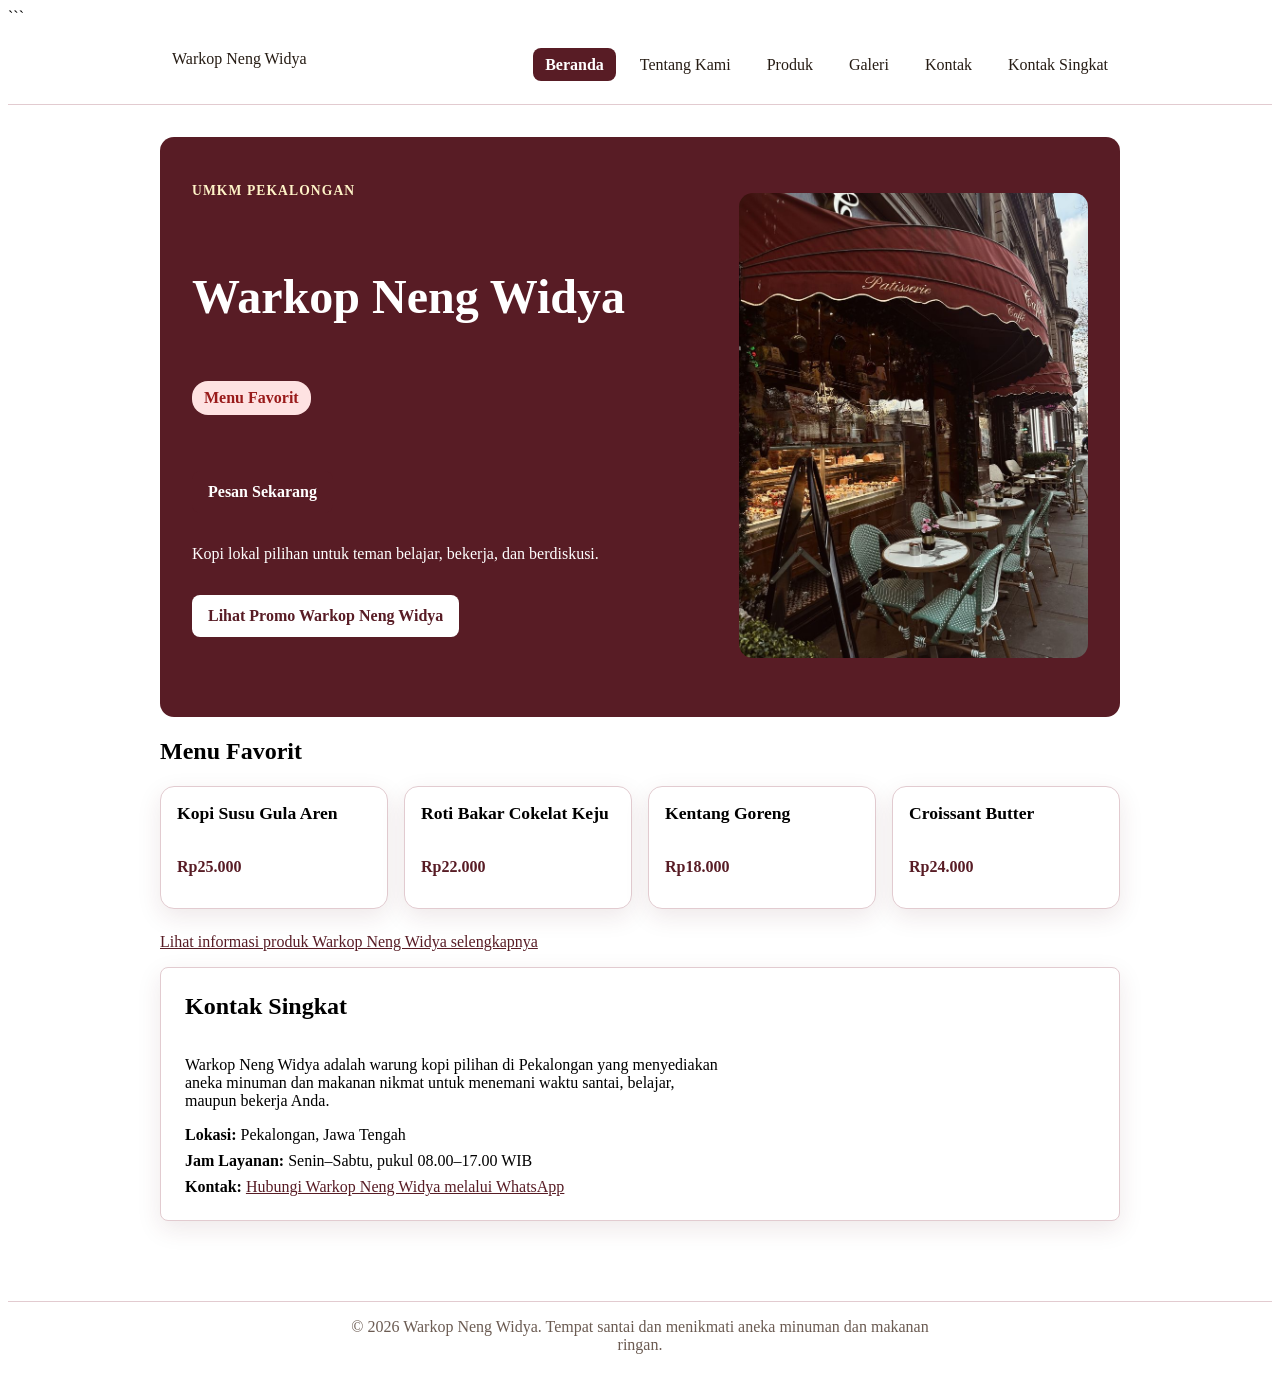
<file: index.html>
<!doctype html>
<html lang="id">
<head>
    <meta charset="utf-8">```
    <meta name="viewport" content="width=device-width, initial-scale=1">
    <title>Warkop Neng Widya - Website UMKM</title>
    <link rel="stylesheet" href="css/style.css">
    <script src="js/app.js" defer></script>
</head>
<link rel="shortcut icon" href="#">
<body>
    <a class="skip-link" href="#konten">Lewati ke konten utama</a>

    <header class="site-header">
        <nav class="nav" aria-label="Navigasi utama">
            <a class="brand" href="index.html">Warkop Neng Widya</a>
            <ul>
                <li><a aria-current="page" href="index.html">Beranda</a></li>
                <li><a href="tentang.html">Tentang Kami</a></li>
                <li><a href="produk.html">Produk</a></li>
                <li><a href="galeri.html">Galeri</a></li>
                <li><a href="kontak.html">Kontak</a></li>
                <li><a href="#kontak">Kontak Singkat</a></li>
            </ul>
        </nav>
    </header>

    <main id="konten" class="page">
    <section class="hero" id="beranda" aria-labelledby="hero-title">
        <div class="hero-content">
            <p class="eyebrow">UMKM Pekalongan</p>
            <h1 id="hero-title">Warkop Neng Widya</h1>
            <span class="badge-highlight">Menu Favorit</span>
            <a href="#" class="button button-accent">Pesan Sekarang</a>
            <p>Kopi lokal pilihan untuk teman belajar, bekerja, dan berdiskusi.</p>
            <button id="promoButton" type="button">
                Lihat Promo Warkop Neng Widya
            </button>
            <p id="promoMessage" aria-live="polite"></p>
        </div>
        <div>
            <img class="hero-image" src="assets/image/maroon.jpg" width="640" height="360" alt="Suasana Warkop Neng Widya">
        </div>
    </section>

       <section aria-labelledby="produk-title">
            <h2 id="produk-title">Menu Favorit</h2>
            
            <div class="product-grid" style="display: grid; gap: 1rem; grid-template-columns: repeat(auto-fit, minmax(200px, 1fr)); margin-bottom: 1.5rem;">
                <div class="product-card" style="margin: 0;">
                    <h3 style="margin-top: 0; font-size: 1.1rem;">Kopi Susu Gula Aren</h3>
                    <p class="price" style="font-weight: bold; color: #581c25;">Rp25.000</p>
                </div>
                <div class="product-card" style="margin: 0;">
                    <h3 style="margin-top: 0; font-size: 1.1rem;">Roti Bakar Cokelat Keju</h3>
                    <p class="price" style="font-weight: bold; color: #581c25;">Rp22.000</p>
                </div>
                <div class="product-card" style="margin: 0;">
                    <h3 style="margin-top: 0; font-size: 1.1rem;">Kentang Goreng</h3>
                    <p class="price" style="font-weight: bold; color: #581c25;">Rp18.000</p>
                </div>
                <div class="product-card" style="margin: 0;">
                    <h3 style="margin-top: 0; font-size: 1.1rem;">Croissant Butter</h3>
                    <p class="price" style="font-weight: bold; color: #581c25;">Rp24.000</p>
                </div>
            </div>

            <p><a href="produk.html">Lihat informasi produk Warkop Neng Widya selengkapnya</a></p>
        </section>

        <section id="kontak" aria-labelledby="kontak-title" class="product-card" style="background-color: var(--color-surface, #ffffff); padding: 1.5rem; border-radius: 8px;">
            <h2 id="kontak-title" style="margin-top: 0;">Kontak Singkat</h2>
            <p>
                Warkop Neng Widya adalah warung kopi pilihan di Pekalongan yang menyediakan aneka minuman dan makanan nikmat untuk menemani waktu santai, belajar, maupun bekerja Anda.
            </p>

            <ul style="list-style: none; padding: 0; margin: 0; display: flex; flex-direction: column; gap: 0.5rem;">
                <li><strong> Lokasi:</strong> Pekalongan, Jawa Tengah</li>
                <li><strong> Jam Layanan:</strong> Senin–Sabtu, pukul 08.00–17.00 WIB</li>
                <li>
                    <strong> Kontak:</strong> 
                    <a href="https://wa.me/6281234567890">Hubungi Warkop Neng Widya melalui WhatsApp</a>
                </li>
            </ul>
        </section>
    </main>

   <footer class="site-footer">
  <p style="text-align: center; margin: 0 auto; max-width: 600px;">
    © 2026 Warkop Neng Widya. Tempat santai dan menikmati aneka minuman dan makanan ringan.
  </p>
</footer>

    <script src="js/script.js"></script>
</body>
</html>
</file>
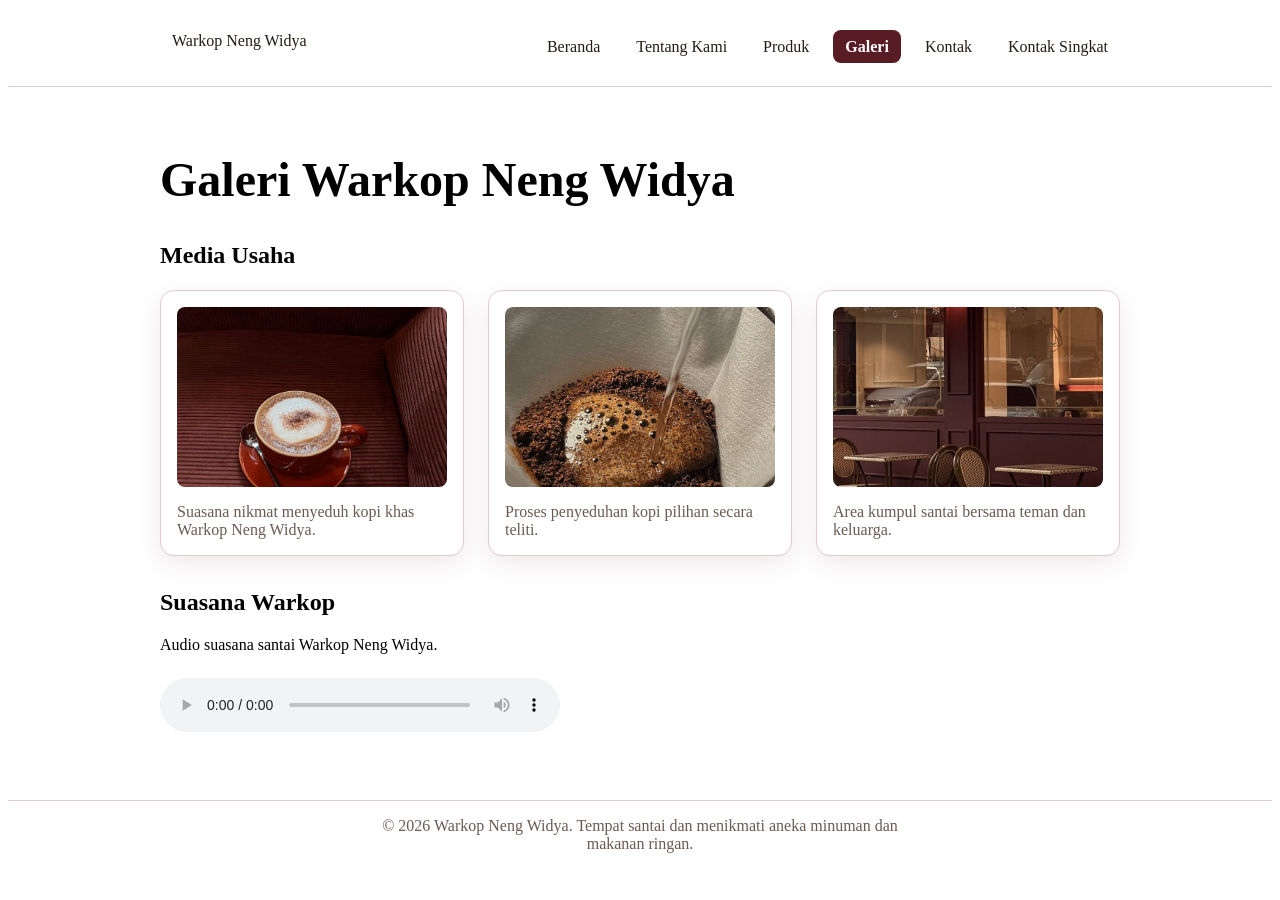
<file: galeri.html>
<!doctype html>
<html lang="id">
<head>
    <meta charset="utf-8">
    <meta name="viewport" content="width=device-width, initial-scale=1">
    <title>Galeri Warkop Neng Widya - Website UMKM</title>
    <link rel="stylesheet" href="css/style.css">
</head>
<body>
    <a class="skip-link" href="#konten">Lewati ke konten utama</a>

    <header class="site-header">
        <nav class="nav" aria-label="Navigasi utama">
            <a class="brand" href="index.html">Warkop Neng Widya</a>
            <ul>
                <li><a href="index.html">Beranda</a></li>
                <li><a href="tentang.html">Tentang Kami</a></li>
                <li><a href="produk.html">Produk</a></li>
                <li><a aria-current="page" href="galeri.html">Galeri</a></li>
                <li><a href="kontak.html">Kontak</a></li>
                <li><a href="index.html#kontak">Kontak Singkat</a></li>
            </ul>
        </nav>
    </header>

    <main id="konten" class="page">
        <h1>Galeri Warkop Neng Widya</h1>

        <section aria-labelledby="media-title">
            <h2 id="media-title">Media Usaha</h2>
            
            <!-- Menggunakan Grid agar foto-fotonya tersusun menyamping rapi -->
            <div class="gallery-grid" style="display: grid; grid-template-columns: repeat(auto-fit, minmax(280px, 1fr)); gap: 1.5rem; align-items: stretch;">
                
                <figure class="media-card" style="margin: 0; display: flex; flex-direction: column;">
                    <img src="assets/image/suasananikmat.jpg" width="640" height="360" loading="lazy" alt="Kopi Susu khas Warkop Neng Widya" style="width: 100%; height: 180px; object-fit: cover; border-radius: var(--radius-sm);">                    
                    <figcaption style="margin-top: 1rem; flex-grow: 1;">Suasana nikmat menyeduh kopi khas Warkop Neng Widya.</figcaption>
                </figure>

                <figure class="media-card" style="margin: 0; display: flex; flex-direction: column;">
                    <img src="assets/image/prosesseduh1.jpg" width="640" height="360" loading="lazy" alt="Proses Seduh Kopi" style="width: 100%; height: 180px; object-fit: cover; border-radius: var(--radius-sm);">                    
                    <figcaption style="margin-top: 1rem; flex-grow: 1;">Proses penyeduhan kopi pilihan secara teliti.</figcaption>
                </figure>

                <figure class="media-card" style="margin: 0; display: flex; flex-direction: column;">
                    <img src="assets/image/areaduduk.jpg" width="640" height="360" loading="lazy" alt="Suasana Warkop Neng Widya" style="width: 100%; height: 180px; object-fit: cover; border-radius: var(--radius-sm);">                    
                    <figcaption style="margin-top: 1rem; flex-grow: 1;">Area kumpul santai bersama teman dan keluarga.</figcaption>
                </figure>

            </div>
        </section>

        <section aria-labelledby="audio-title" style="margin-top: 2rem;">
            <h2 id="audio-title">Suasana Warkop</h2>
            <p id="audio-note">Audio suasana santai Warkop Neng Widya.</p>
            <audio controls aria-describedby="audio-note" src="https://cdn.pixabay.com/download/audio/2022/05/27/audio_1808fbf07a.mp3?filename=lofi-study-112191.mp3" style="width: 100%; max-width: 400px; margin-top: 0.5rem;">
                Browser Anda tidak mendukung pemutar audio.
            </audio>
        </section>
    </main>

    <footer class="site-footer">
        <p>&copy; 2026 Warkop Neng Widya. Tempat santai dan menikmati aneka minuman dan makanan ringan.</p>
    </footer>
</body>
</html>
</file>
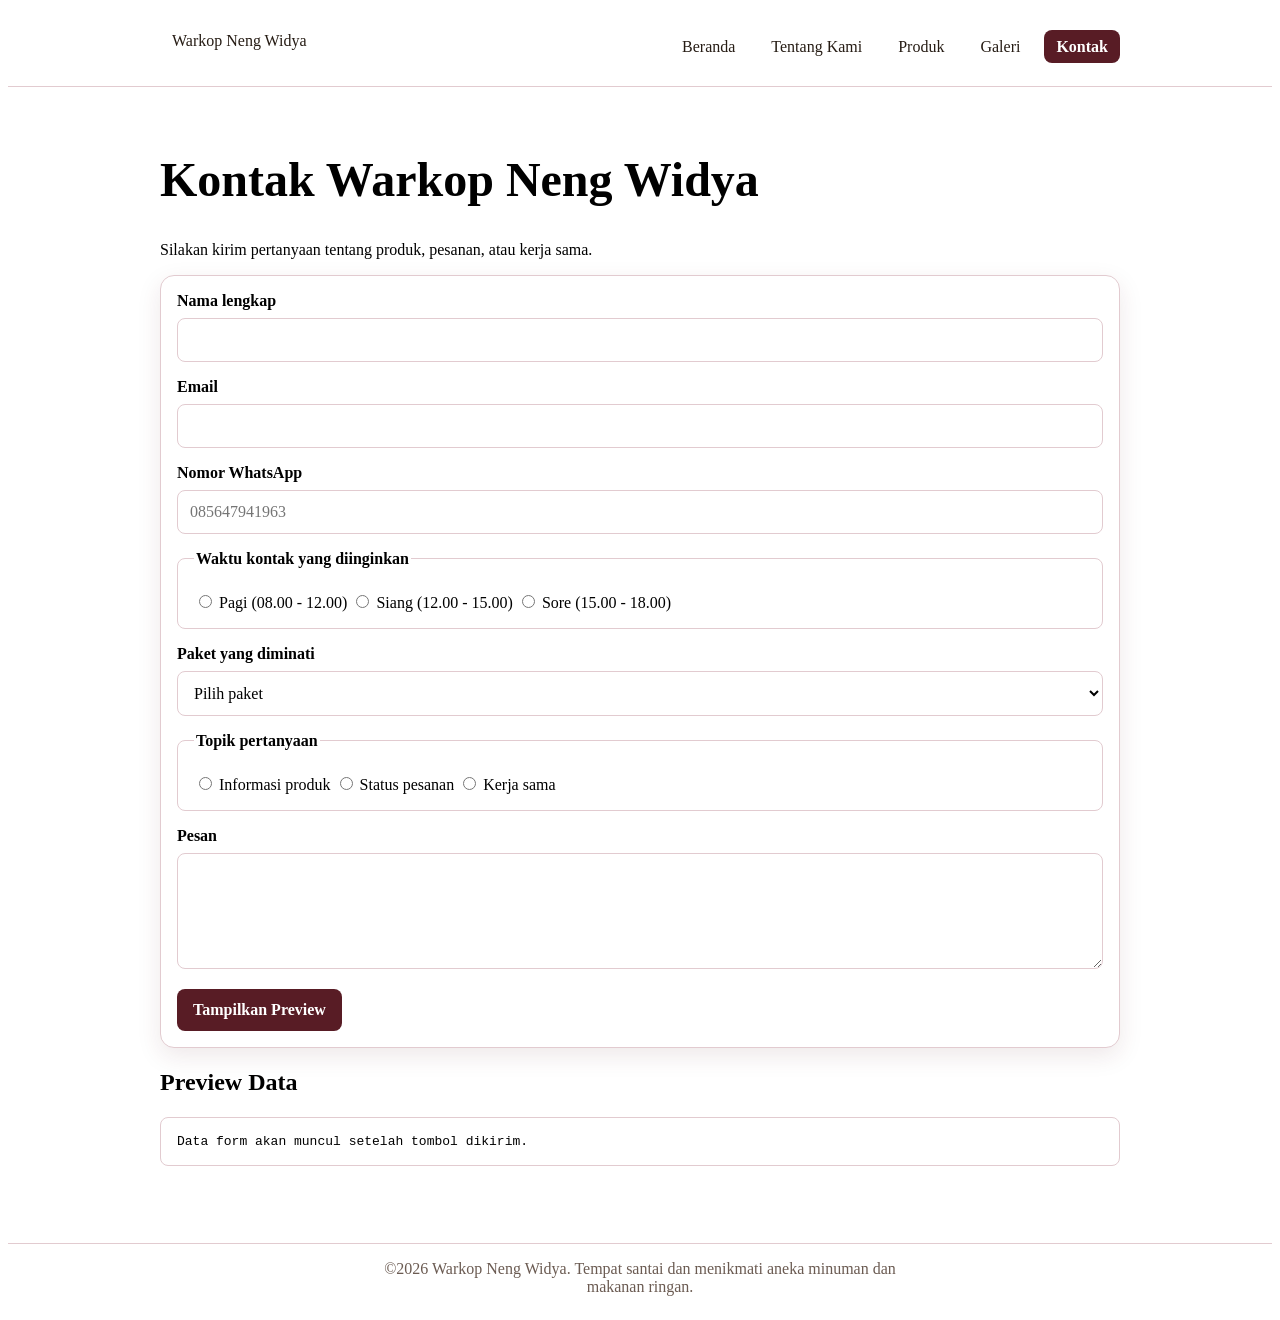
<file: kontak.html>
<!doctype html>
<html lang="id">
  <head>
    <meta charset="utf-8" />
    <meta name="viewport" content="width=device-width, initial-scale=1" />
    <title>Kontak Warkop Neng Widya - Website UMKM</title>
    <link rel="stylesheet" href="css/style.css" />
    <script src="js/form.js" defer></script>
  </head>
  <body>
    <a class="skip-link" href="#konten">Lewati ke konten utama</a>
    <header class="site-header">
      <nav class="nav" aria-label="Navigasi utama">
        <a class="brand" href="index.html">Warkop Neng Widya</a>
        <ul>
          <li><a href="index.html">Beranda</a></li>
          <li><a href="tentang.html">Tentang Kami</a></li>
          <li><a href="produk.html">Produk</a></li>
          <li><a href="galeri.html">Galeri</a></li>
          <li><a aria-current="page" href="kontak.html">Kontak</a></li>
        </ul>
      </nav>
    </header>
    <main id="konten" class="page">
      <h1>Kontak Warkop Neng Widya</h1>
      <p>Silakan kirim pertanyaan tentang produk, pesanan, atau kerja sama.</p>

      <form id="form-kontak" action="#" method="post">
  <div class="field">
    <label for="nama">Nama lengkap</label>
    <input id="nama" name="nama" type="text" autocomplete="name" required minlength="3" />
  </div>

  <div class="field">
    <label for="email">Email</label>
    <input id="email" name="email" type="email" autocomplete="email" required />
  </div>

  <div class="field">
          <label for="wa">Nomor WhatsApp</label>
          <input id="wa" name="wa" type="tel" autocomplete="tel" placeholder="085647941963" required />
        </div>

        <fieldset>
          <legend>Waktu kontak yang diinginkan</legend>
          <label><input type="radio" name="waktu_kontak" value="pagi" required /> Pagi (08.00 - 12.00)</label>
          <label><input type="radio" name="waktu_kontak" value="siang" /> Siang (12.00 - 15.00)</label>
          <label><input type="radio" name="waktu_kontak" value="sore" /> Sore (15.00 - 18.00)</label>
        </fieldset>

  <div class="field">
  <label for="paket">Paket yang diminati</label>
  <select id="paket" name="paket" required>
    <option value="">Pilih paket</option>
    <option value="rumahan">Paket rumahan</option>
    <option value="kantor">Paket kantor</option>
    <option value="reseller">Paket reseller</option>
  </select>
</div>

<fieldset>
  <legend>Topik pertanyaan</legend>
  <label><input type="radio" name="topik" value="produk" required /> Informasi produk</label>
  <label><input type="radio" name="topik" value="pesanan" /> Status pesanan</label>
  <label><input type="radio" name="topik" value="kerja-sama" /> Kerja sama</label>
</fieldset>

<div class="field">
  <label for="pesan">Pesan</label>
  <textarea id="pesan" name="pesan" rows="5" required minlength="10"></textarea>
</div>

<button type="submit">Tampilkan Preview</button>
</form>

<section aria-labelledby="preview-title">
  <h2 id="preview-title">Preview Data</h2>
  <pre id="preview-form" aria-live="polite">Data form akan muncul setelah tombol dikirim.</pre>
</section>
    </main>
    <footer class="site-footer">
      <p>&copy;2026 Warkop Neng Widya. Tempat santai dan menikmati aneka minuman dan makanan ringan.</p>
    </footer>
  </body>
</html>
</file>
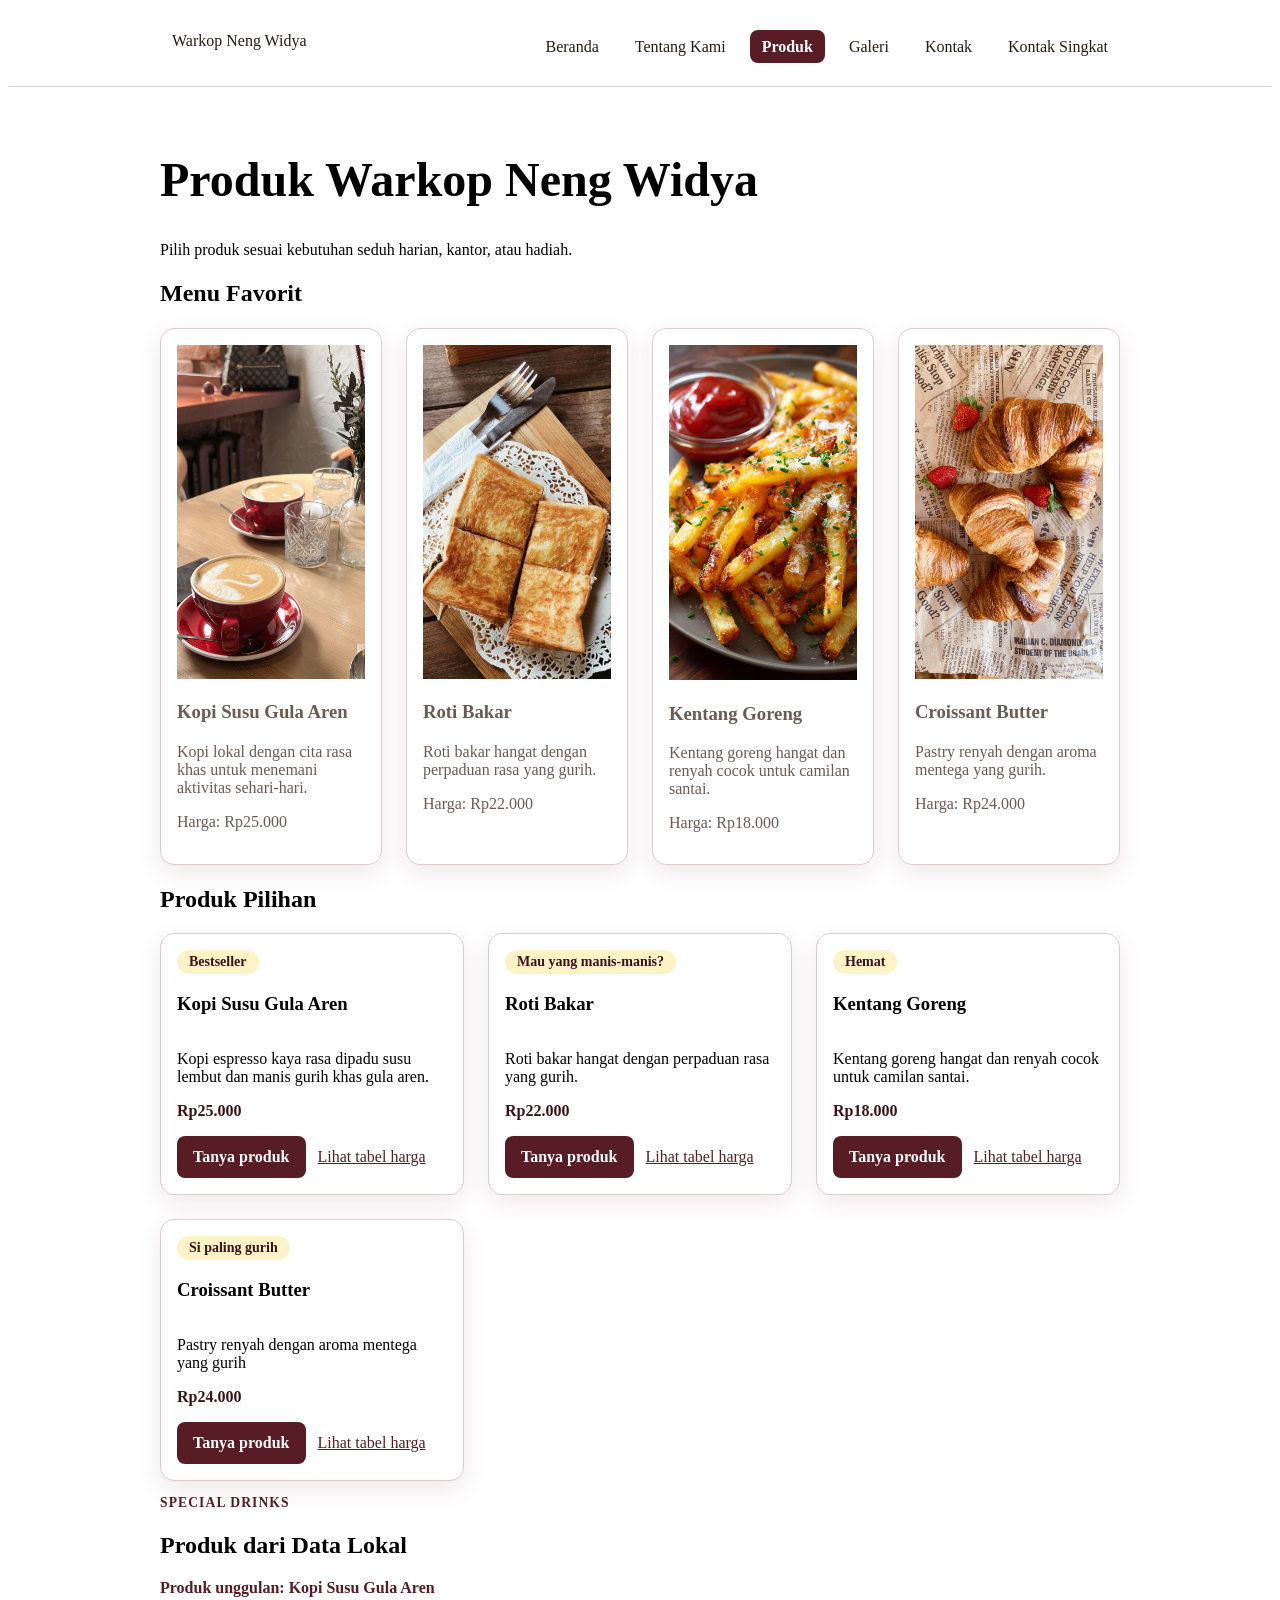
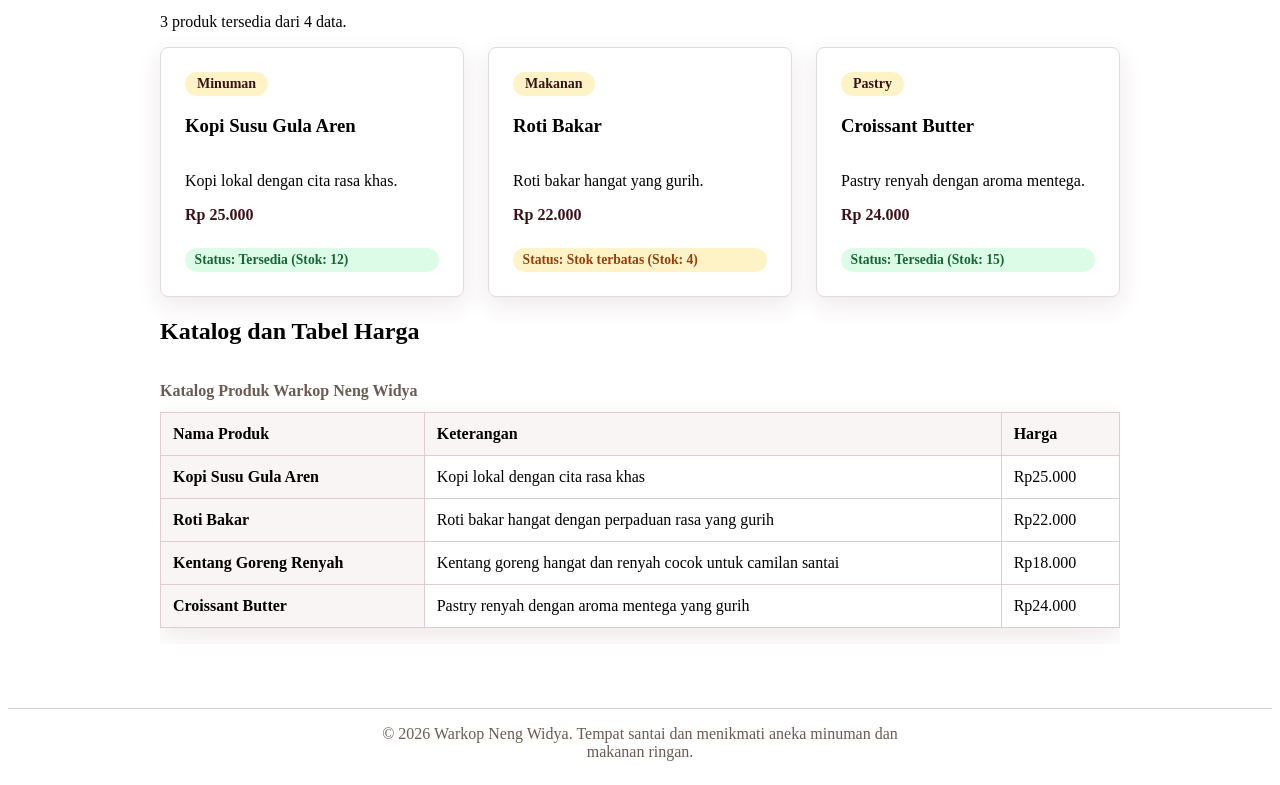
<file: produk.html>
<!doctype html>
<html lang="id">
<head>
    <meta charset="utf-8">
    <meta name="viewport" content="width=device-width, initial-scale=1">
    <title>Produk Warkop Neng Widya - Website UMKM</title>
    <link rel="stylesheet" href="css/style.css">
</head>
<body>
    <a class="skip-link" href="#konten">Lewati ke konten utama</a>

    <header class="site-header">
        <nav class="nav" aria-label="Navigasi utama">
            <a class="brand" href="index.html">Warkop Neng Widya</a>
            <ul>
                <li><a href="index.html">Beranda</a></li>
                <li><a href="tentang.html">Tentang Kami</a></li>
                <li><a aria-current="page" href="produk.html">Produk</a></li>
                <li><a href="galeri.html">Galeri</a></li>
                <li><a href="kontak.html">Kontak</a></li> 
                <li><a href="index.html#kontak">Kontak Singkat</a></li>
            </ul>
        </nav>
    </header>

    <main id="konten" class="page">
        <h1>Produk Warkop Neng Widya</h1>
        <p>Pilih produk sesuai kebutuhan seduh harian, kantor, atau hadiah.</p>

        <section aria-labelledby="menu-favorit">
            <h2 id="menu-favorit">Menu Favorit</h2>
                <div class="gallery-list" style="display: grid; grid-template-columns: repeat(auto-fit, minmax(220px, 1fr)); gap: 1.5rem; align-items: stretch;">

                    <figure class="media-card" style="margin: 0;">
                        <img src="assets/image/kopsu.jpg" alt="Kopi Susu Gula Aren" width="250" loading="lazy">
                        <figcaption>
                            <h3>Kopi Susu Gula Aren</h3>
                            <p>Kopi lokal dengan cita rasa khas untuk menemani aktivitas sehari-hari.</p>
                            <p>Harga: Rp25.000</p>
                        </figcaption>
                    </figure>
                    
                    <figure class="media-card" style="margin: 0;">
                        <img src="assets/image/rotibakar1.jpg" alt="Roti Bakar" width="250" loading="lazy">
                        <figcaption>
                            <h3>Roti Bakar</h3>
                            <p>Roti bakar hangat dengan perpaduan rasa yang gurih.</p>
                            <p>Harga: Rp22.000</p>
                        </figcaption>
                    </figure>
                    
                    <figure class="media-card" style="margin: 0;">
                        <img src="assets/image/kentangoreng1.jpg" alt="Kentang Goreng" width="250" loading="lazy">
                        <figcaption>
                            <h3>Kentang Goreng</h3>
                            <p>Kentang goreng hangat dan renyah cocok untuk camilan santai.</p>
                            <p>Harga: Rp18.000</p>
                        </figcaption>
                    </figure>
                    
                    <figure class="media-card" style="margin: 0;">
                        <img src="assets/image/croissant.jpg" alt="Croissant Butter" width="250" loading="lazy">
                        <figcaption>
                            <h3>Croissant Butter</h3>
                            <p>Pastry renyah dengan aroma mentega yang gurih.</p>
                            <p>Harga: Rp24.000</p>
                        </figcaption>
                    </figure>
                </div>
        </section>
        
        <section aria-labelledby="produk-pilihan-title">
            <h2 id="produk-pilihan-title">Produk Pilihan</h2>
            <div class="product-grid" style="display: grid; grid-template-columns: repeat(auto-fit, minmax(240px, 1fr)); gap: 1.5rem; align-items: stretch;">

                <article class="product-card" style="margin: 0; display: flex; flex-direction: column;">
                    <span class="product-badge">Bestseller</span>
                    <h3>Kopi Susu Gula Aren</h3>
                    <p>Kopi espresso kaya rasa dipadu susu lembut dan manis gurih khas gula aren.</p>
                    <p class="price" style="margin-top: auto;">Rp25.000</p>
                    <div class="card-actions">
                        <a class="button" href="kontak.html">Tanya produk</a>
                        <a href="#harga-title">Lihat tabel harga</a>
                    </div>
                </article>
                
                <article class="product-card" style="margin: 0; display: flex; flex-direction: column;">
                    <span class="product-badge">Mau yang manis-manis?</span>
                    <h3>Roti Bakar</h3>
                    <p>Roti bakar hangat dengan perpaduan rasa yang gurih.</p>
                    <p class="price" style="margin-top: auto;">Rp22.000</p>
                    <div class="card-actions">
                        <a class="button" href="kontak.html">Tanya produk</a>
                        <a href="#harga-title">Lihat tabel harga</a>
                    </div>
                </article>

                <article class="product-card" style="margin: 0; display: flex; flex-direction: column;">
                    <span class="product-badge">Hemat</span>
                    <h3>Kentang Goreng</h3>
                    <p>Kentang goreng hangat dan renyah cocok untuk camilan santai.</p>
                    <p class="price" style="margin-top: auto;">Rp18.000</p>
                    <div class="card-actions">
                        <a class="button" href="kontak.html">Tanya produk</a>
                        <a href="#harga-title">Lihat tabel harga</a>
                    </div>
                </article>

                <article class="product-card" style="margin: 0; display: flex; flex-direction: column;">
                    <span class="product-badge">Si paling gurih</span>
                    <h3>Croissant Butter</h3>
                    <p>Pastry renyah dengan aroma mentega yang gurih</p>
                    <p class="price" style="margin-top: auto;">Rp24.000</p>
                    <div class="card-actions">
                        <a class="button" href="kontak.html">Tanya produk</a>
                        <a href="#harga-title">Lihat tabel harga</a>
                    </div>
                </article>
            </div>
        </section>

        <section class="section" aria-labelledby="produk-dinamis-title">
            <div class="section-header">
                <p class="eyebrow">Special Drinks</p>
                <h2 id="produk-dinamis-title">Produk dari Data Lokal</h2>
                <p id="produk-unggulan">Produk unggulan akan ditentukan melalui JavaScript.</p>
                <p id="produk-ringkasan">Data produk akan dimuat melalui JavaScript.</p>
            </div>
            <div id="produk-dinamis" class="js-product-grid"></div>
        </section>

        <section aria-labelledby="katalog-tabel">
            <h2 id="katalog-tabel">Katalog dan Tabel Harga</h2>
            <div class="table-scroll" role="region" aria-labelledby="harga-title" tabindex="0">
                <table id="harga-title">
                    <caption id="daftar-harga-caption">Katalog Produk Warkop Neng Widya</caption>
                    <thead>
                        <tr>
                            <th scope="col">Nama Produk</th>
                            <th scope="col">Keterangan</th>
                            <th scope="col">Harga</th>
                        </tr>
                    </thead>
                    <tbody>
                        <tr>
                            <th scope="row">Kopi Susu Gula Aren</th>
                            <td>Kopi lokal dengan cita rasa khas</td>
                            <td>Rp25.000</td>
                        </tr>
                        <tr>
                            <th scope="row">Roti Bakar</th>
                            <td>Roti bakar hangat dengan perpaduan rasa yang gurih</td>
                            <td>Rp22.000</td>
                        </tr>
                        <tr>
                            <th scope="row">Kentang Goreng Renyah</th>
                            <td>Kentang goreng hangat dan renyah cocok untuk camilan santai</td>
                            <td>Rp18.000</td>
                        </tr>
                        <tr>
                            <th scope="row">Croissant Butter</th>
                            <td>Pastry renyah dengan aroma mentega yang gurih</td>
                            <td>Rp24.000</td>
                        </tr>
                    </tbody>
                </table>
            </div>
        </section>
    </main>

    <footer class="site-footer">
        <p>&copy; 2026 Warkop Neng Widya. Tempat santai dan menikmati aneka minuman dan makanan ringan.</p>
    </footer>

    <script src="js/app.js" defer></script>
</body>
</html>
</file>
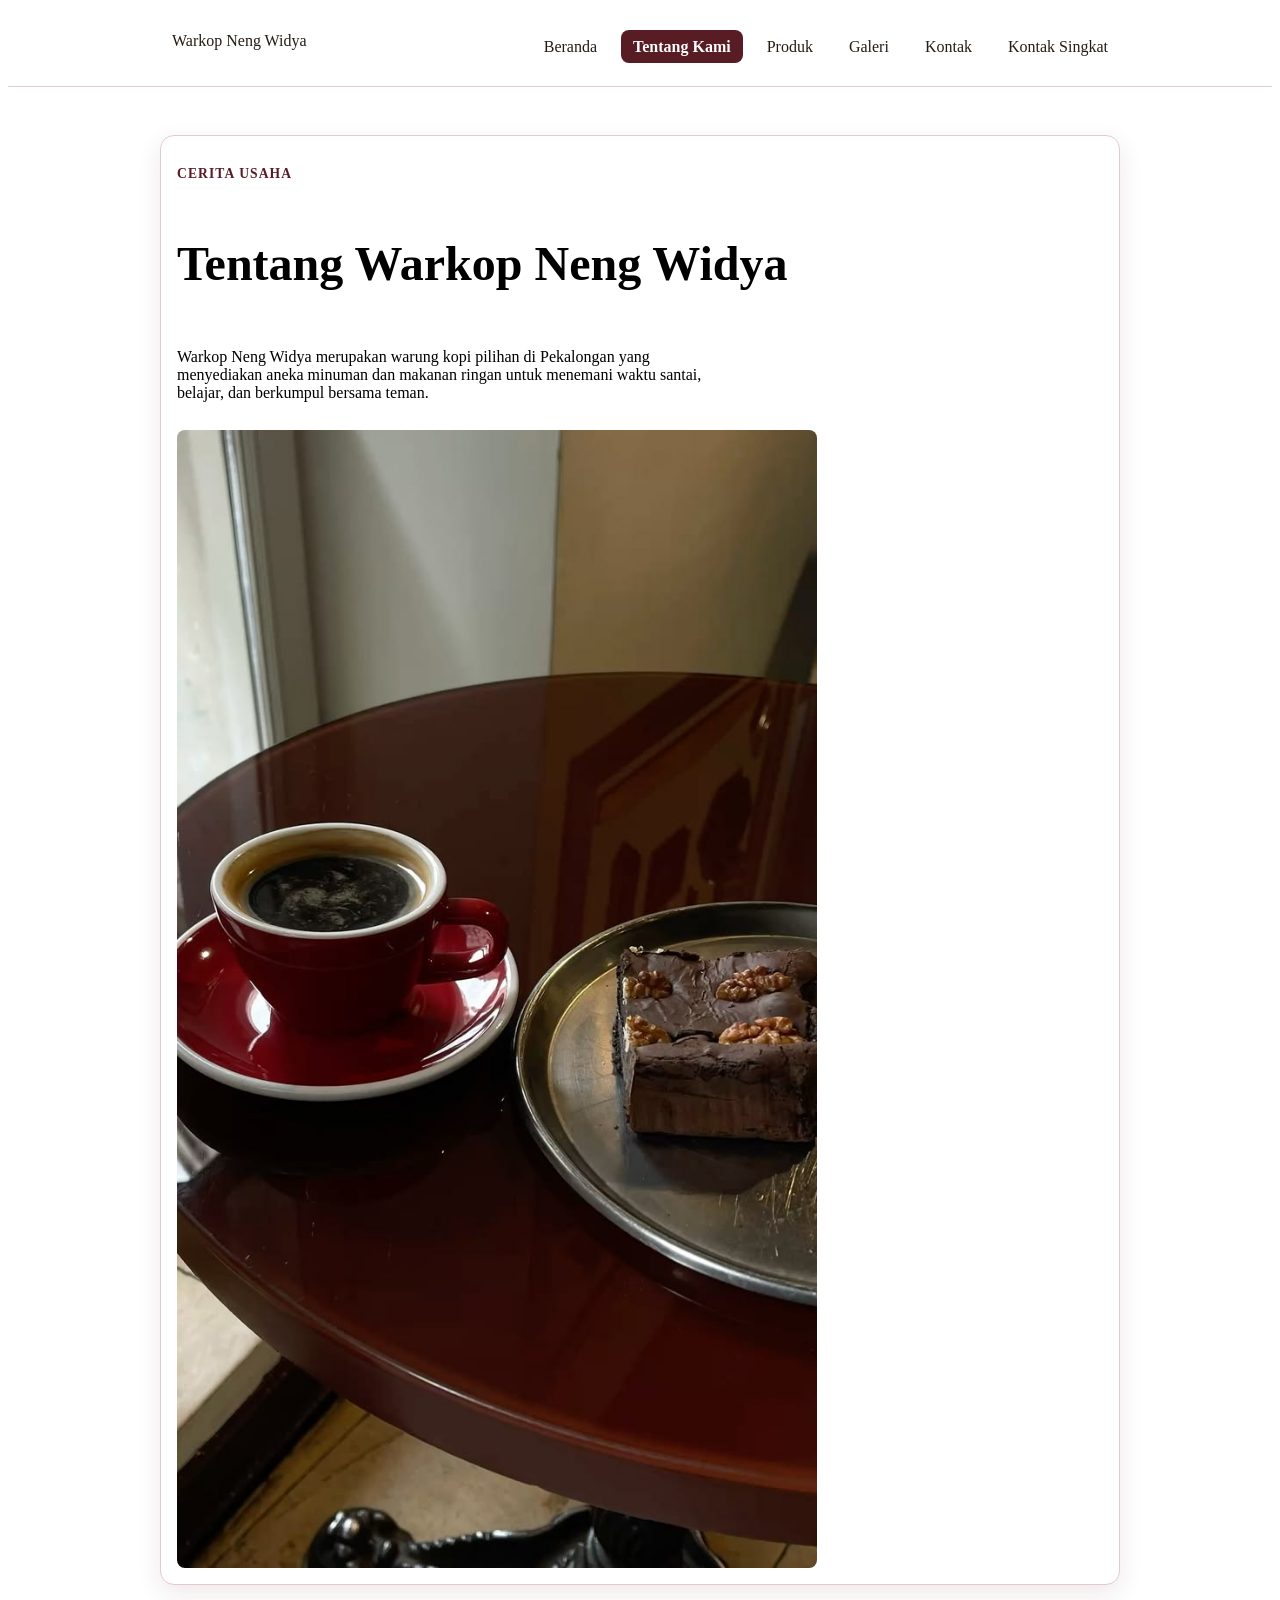
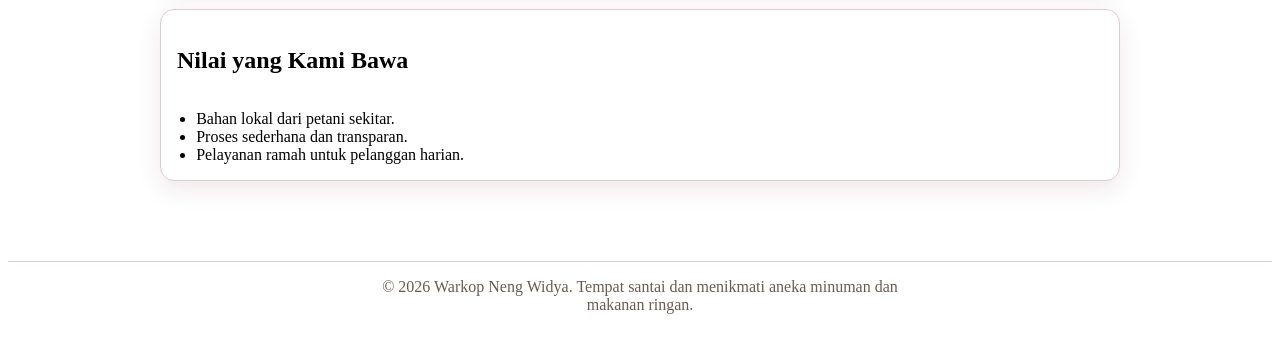
<file: tentang.html>
<!doctype html>
<html lang="id">
<head>
    <meta charset="utf-8">
    <meta name="viewport" content="width=device-width, initial-scale=1">
    <title>Tentang Warkop Neng Widya - Website UMKM</title>
    <link rel="stylesheet" href="css/style.css">
</head>
<body>
    <a class="skip-link" href="#konten">Lewati ke konten utama</a>

    <header class="site-header">
        <nav class="nav" aria-label="Navigasi utama">
           <a class="brand" href="index.html">Warkop Neng Widya</a>
            <ul>
                <li><a href="index.html">Beranda</a></li>
                <li><a aria-current="page" href="tentang.html">Tentang Kami</a></li>
                <li><a href="produk.html">Produk</a></li>
                <li><a href="galeri.html">Galeri</a></li>
                <li><a href="kontak.html">Kontak</a></li> 
                <li><a href="index.html#kontak">Kontak Singkat</a></li>
            </ul>
        </nav>
    </header>

    <main id="konten" class="page">
        <section aria-labelledby="tentang-title" class="product-card" style="margin-bottom: var(--space-4);">
            <p class="eyebrow">Cerita Usaha</p>
            <h1 id="tentang-title">Tentang Warkop Neng Widya</h1>
            <p>Warkop Neng Widya merupakan warung kopi pilihan di Pekalongan yang menyediakan aneka minuman dan makanan ringan untuk menemani waktu santai, belajar, dan berkumpul bersama teman.</p>
            <img src="assets/image/tentangkami1.jpg" width="640" height="360" loading="lazy"
            alt="Suasana dan produk Warkop Neng Widya" style="border-radius: var(--radius-sm); margin-top: var(--space-2);">                
        </section>

        <section aria-labelledby="nilai-title" class="product-card">
            <h2 id="nilai-title">Nilai yang Kami Bawa</h2>
            <ul style="padding-left: 1.2rem; margin-bottom: 0;">
                <li>Bahan lokal dari petani sekitar.</li>
                <li>Proses sederhana dan transparan.</li>
                <li>Pelayanan ramah untuk pelanggan harian.</li>
            </ul>
        </section>
    </main>

    <footer class="site-footer">
        <p>&copy; 2026 Warkop Neng Widya. Tempat santai dan menikmati aneka minuman dan makanan ringan.</p>
    </footer>
</body>
</html>
</file>
<file: css/style.css>
:root {
  --color-primary: #581c25;        
  --color-primary-strong: #3b1218; 
  --color-text: #261c14;           
  --color-muted: #6b5b52;          
  --color-surface: #ffffff;
  --color-surface-soft: #faf5f5;   
  --color-border: #e2cbd0;         
  --color-focus: #1d4ed8;
  --space-1: 0.5rem;
  --space-2: 0.75rem;
  --space-3: 1rem;
  --space-4: 1.5rem;
  --space-5: 2rem;
  --radius-sm: 0.5rem;
  --radius-md: 0.875rem;
  --shadow-card: 0 0.5rem 1.5rem rgb(88 28 37 / 0.1);
  --color-accent: #991b1b;         
  --color-badge-bg: #fee2e2;       
  --color-badge-text: #991b1b;     
  --space-xl: 2.5rem;           
  --radius-lg: 16px;              
}

*,
*::before,
*::after {
  box-sizing: border-box;
}

html { 
  color-scheme: light; 
}

.hero-content {
    display: flex;
    flex-direction: column;
    align-items: flex-start;
    gap: var(--space-3); 
}

img { 
  max-width: 100%; 
  height: auto; 
}

a { 
  color: var(--color-primary); 
}

a:hover { 
  color: var(--color-primary-strong); 
}

:focus-visible { 
  outline: 3px solid var(--color-focus); 
  outline-offset: 3px; 
}

.skip-link {
  position: absolute;
  top: -5rem;
  left: var(--space-3);
  padding: var(--space-2) var(--space-3);
  color: var(--color-surface);
  background: var(--color-text);
}

.skip-link:focus { 
  top: var(--space-3); 
}

.site-header,
.site-footer {
  padding: var(--space-3) var(--space-4);
  background: var(--color-surface);
  border-bottom: 1px solid var(--color-border);
}

.site-footer {
  margin-top: var(--space-5);
  color: var(--color-muted);
  text-align: center;
  border-top: 1px solid var(--color-border);
  border-bottom: 0;
}

.nav,
.page { 
  width: min(100% - 2rem, 60rem); 
  margin-inline: auto; 
}

.brand {
  display: inline-block;
  margin-bottom: var(--space-2);
  color: var(--color-text);
  font-weight: 800;
  text-decoration: none;
}

.nav ul { 
  padding: 0; 
  margin: 0; 
  list-style: none; 
}

.nav li { 
  display: inline-block; 
  margin: 0 var(--space-2) var(--space-1) 0; 
}

.nav a {
  color: var(--color-text);
  text-decoration: none;
  font-weight: 500;
  padding: var(--space-1) var(--space-2);
  border-radius: var(--radius-sm);
  transition: all 0.2s ease;
}

.nav a:hover {
  color: #581c25;
  background: #fcf0f2;
}

.nav a[aria-current="page"] {
  padding: var(--space-1) var(--space-2);
  color: #ffffff !important;
  font-weight: 700;
  text-decoration: none;
  background: #581c25;
  border-radius: var(--radius-sm);
}

.eyebrow { 
  color: #581c25; 
  font-weight: 800; 
  letter-spacing: 0.1em; 
  text-transform: uppercase; 
  font-size: 0.85rem;
}

.page { 
  padding-block: var(--space-5); 
}

.hero {
    display: grid;
    grid-template-columns: 1.2fr 0.8fr;
    gap: var(--space-4);
    align-items: center;
    padding: var(--space-5);
    color: var(--color-surface);
    background: var(--color-primary);
    border-radius: var(--radius-md);
}

.hero-image { 
    width: 100%; 
    border-radius: var(--radius-md); 
}

h1,
h2,
h3 { 
  line-height: 1.2; 
  text-wrap: balance; 
}

h1 { 
  font-size: clamp(2rem, 6vw, 3rem); 
}

p,
li { 
  max-width: 68ch; 
}

.eyebrow { 
  color: var(--color-primary); 
  font-weight: 800; 
  letter-spacing: 0.08em; 
  text-transform: uppercase; 
}

.hero .eyebrow { 
  color: #fef3c7; 
}

.price { 
  color: var(--color-primary-strong); 
  font-weight: 800; 
}

.button,
button {
  display: inline-block;
  padding: var(--space-2) var(--space-3);
  color: var(--color-surface);
  font: inherit;
  font-weight: 700;
  text-decoration: none;
  cursor: pointer;
  background: var(--color-primary);
  border: 0;
  border-radius: var(--radius-sm);
}

.button:hover,
button:hover { 
  color: var(--color-surface); 
  background: var(--color-primary-strong); 
}

.hero button { 
  color: #581c25; 
  background: #ffffff; 
  font-weight: 800;
}

.hero button:hover { 
  color: #3b1218; 
  background: #fdf2f2; 
}

.btn-primary {
  background-color: var(--color-accent);
  color: #ffffff;
  border-radius: var(--radius-lg);
  padding: var(--space-2) var(--space-3);
  border: none;
}

.btn-primary:focus {
  outline: 3px solid var(--color-accent);
  outline-offset: 2px;
}

.badge-highlight {
  background-color: var(--color-badge-bg);
  color: var(--color-badge-text);
  padding: var(--space-1) var(--space-2);
  border-radius: var(--radius-lg);
  font-weight: bold;
  display: inline-block;
  margin-bottom: var(--space-xl);
}

.products {
  padding-left: 1.2rem;
}

.product-card,
.media-card,
table,
form {
  margin-block: var(--space-3);
  padding: var(--space-3);
  background: var(--color-surface);
  border: 1px solid var(--color-border);
  border-radius: var(--radius-md);
  box-shadow: var(--shadow-card);
}

figure { 
  margin-inline: 0; 
}

figcaption,
caption { 
  color: var(--color-muted); 
}

table { 
  width: 100%; 
  border-collapse: collapse; 
  border-radius: 0; 
}

caption { 
  margin-bottom: var(--space-2); 
  font-weight: 700; 
  text-align: left; 
}

th,
td { 
  padding: var(--space-2); 
  text-align: left; 
  border: 1px solid var(--color-border); 
}

th { 
  background: var(--color-surface-soft); 
}

.field { margin-bottom: var(--space-3); }
.field label,
legend { display: block; margin-bottom: var(--space-1); font-weight: 700; }
.field input,
.field select,
.field textarea {
  width: 100%;
  padding: var(--space-2);
  color: inherit;
  font: inherit;
  background: var(--color-surface);
  border: 1px solid var(--color-border);
  border-radius: var(--radius-sm);
}
input[type="radio"],
input[type="checkbox"] { width: auto; }
fieldset {
  margin: 0 0 var(--space-3);
  padding: var(--space-3);
  border: 1px solid var(--color-border);
  border-radius: var(--radius-sm);
}
audio { max-width: 100%; }
#preview-form {
  padding: var(--space-3);
  white-space: pre-wrap;
  background: var(--color-surface);
  border: 1px solid var(--color-border);
  border-radius: var(--radius-sm);
}

footer,
.site-footer {
  text-align: center !important;
}

.site-footer p {
  text-align: center;
  margin: 0 auto;
}

.nav {
    display: flex;
    flex-direction: column;
    gap: var(--space-3);
    align-items: flex-start;
}
.nav ul {
    display: flex;
    flex-direction: column;
    gap: var(--space-2);
    flex-wrap: wrap;
}

.nav li { 
    margin: 0; 
}

.product-card { 
    display: flex; 
    flex-direction: column; 
}

.product-badge {
    align-self: flex-start;
    padding: 0.25rem var(--space-2);
    color: var(--color-primary-strong);
    font-size: 0.875rem;
    font-weight: 800;
    background: #fef3c7;
    border-radius: 999px;
}

.card-actions {
    display: flex;
    gap: var(--space-2);
    align-items: center;
    flex-wrap: wrap;
    margin-top: auto;
}

@media (max-width: 47rem) {
  .hero { grid-template-columns: 1fr; }
}
.product-grid,
.gallery-grid { grid-template-columns: 1fr; }

.gallery-grid { 
    grid-template-columns: repeat(2, minmax(0, 1fr)); 
}

.gallery-page-grid {
    display: grid;
    grid-template-columns: repeat(auto-fit, minmax(250px, 1fr));
    gap: var(--space-4);
}

.flex-container-custom {
    display: flex;
    flex-direction: column;
    gap: var(--space-3);
}

.table-scroll { max-width: 100%; overflow-x: auto; }
.table-scroll:focus-visible { outline: 3px solid var(--color-focus); outline-offset: 3px; }
.table-scroll table { min-width: 40rem; }

@media (min-width: 42rem) {
  .nav ul { flex-direction: row; }
  .gallery-grid { grid-template-columns: repeat(2, minmax(0, 1fr)); }
}

@media (min-width: 48rem) {
  .hero { grid-template-columns: 1.2fr 0.8fr; }
  .product-grid { grid-template-columns: repeat(2, minmax(0, 1fr)); }
}

@media (min-width: 60rem) {
  .nav { flex-direction: row; align-items: center; justify-content: space-between; }
  .product-grid { grid-template-columns: repeat(3, minmax(0, 1fr)); }
}

.js-product-grid {
  display: grid;
  grid-template-columns: repeat(auto-fit, minmax(14rem, 1fr));
  gap: var(--space-4);
}

.js-product-card {
  padding: var(--space-4);
  border: 1px solid var(--color-border);
  border-radius: var(--radius-lg);
  background: var(--color-surface);
}

.stock-badge {
  display: inline-flex;
  margin-block-start: var(--space-2);
  padding: 0.25rem 0.6rem;
  border-radius: 999px;
  font-size: 0.85rem;
  font-weight: 700;
  background: #dcfce7;
  color: #166534;
}

.stock-badge.warning {
  background: #fef3c7;
  color: #92400e;
}

.stock-badge.empty {
  background: #fee2e2;
  color: #991b1b;
}

.stock-badge.warning {
  background: #fef3c7;
  color: #92400e;
}

#produk-unggulan {
  font-weight: 700;
  color: var(--color-primary, #6f3b1f);
}
</file>
